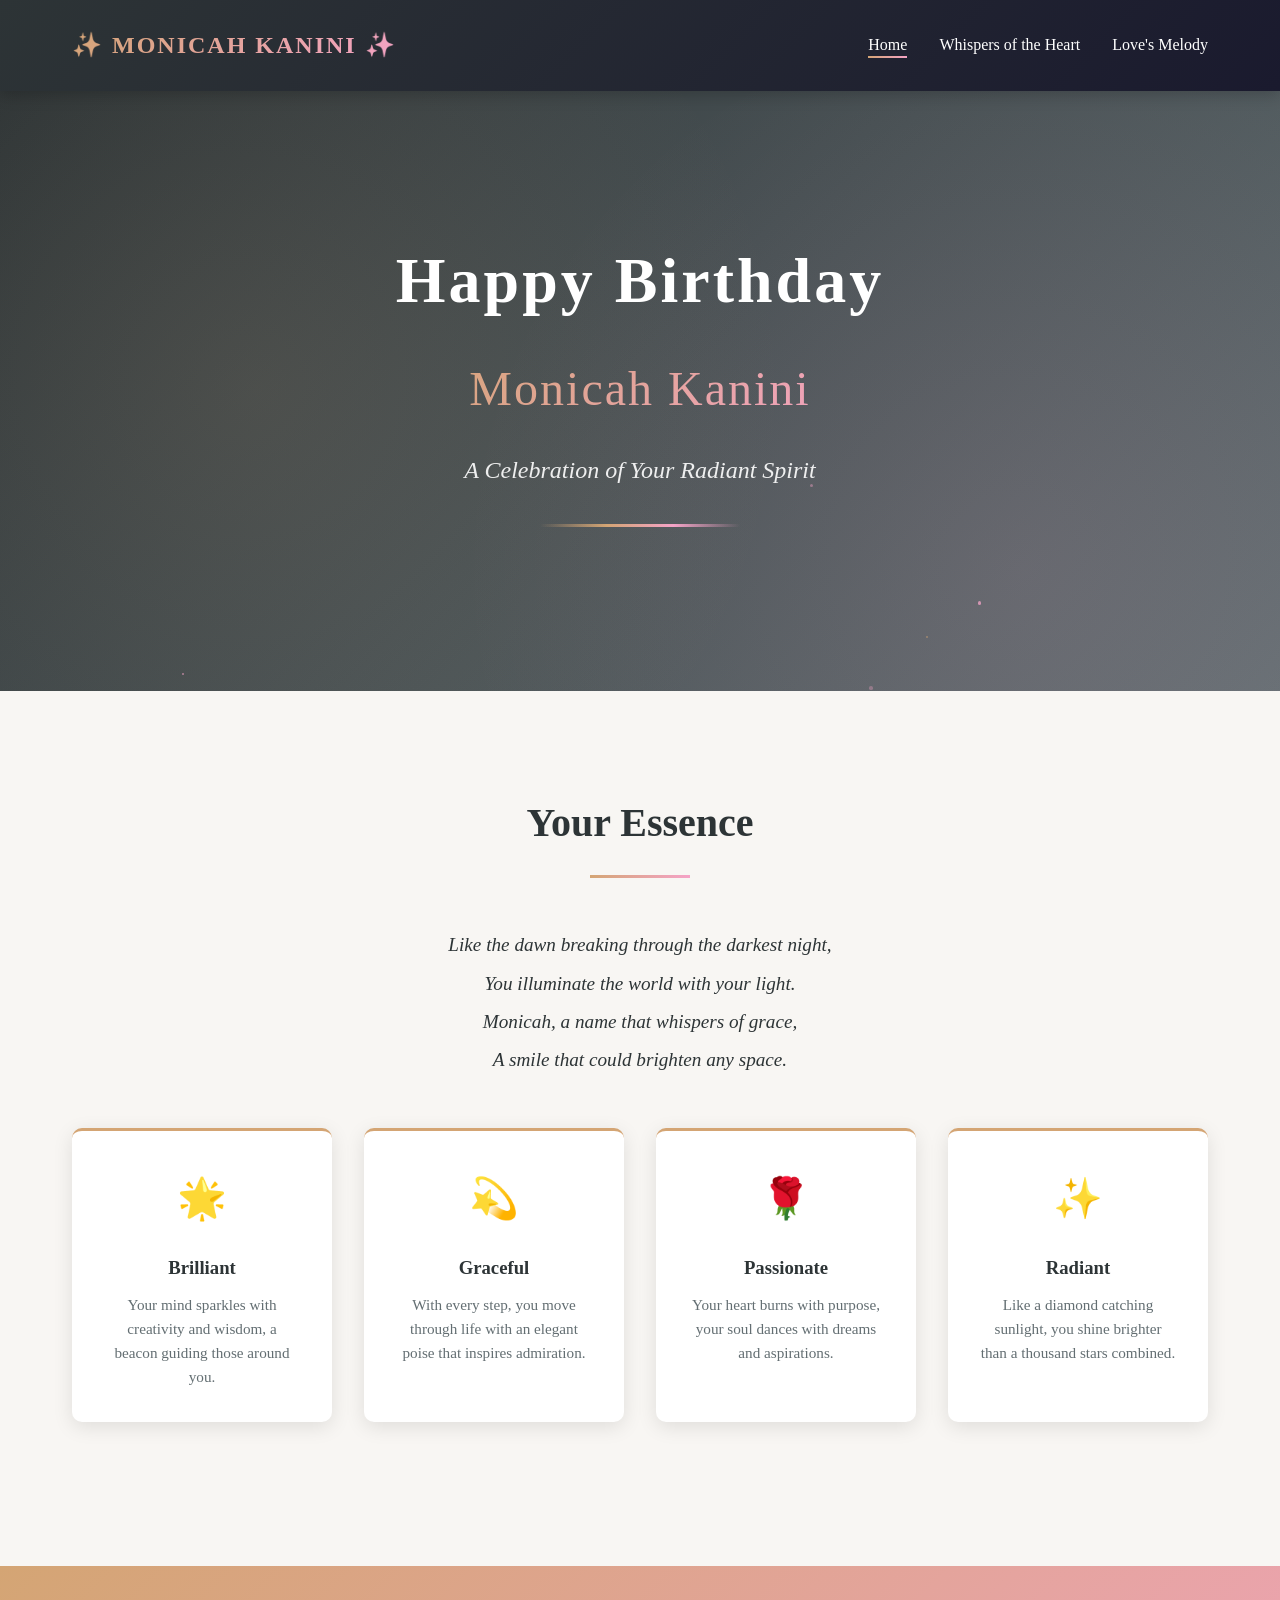
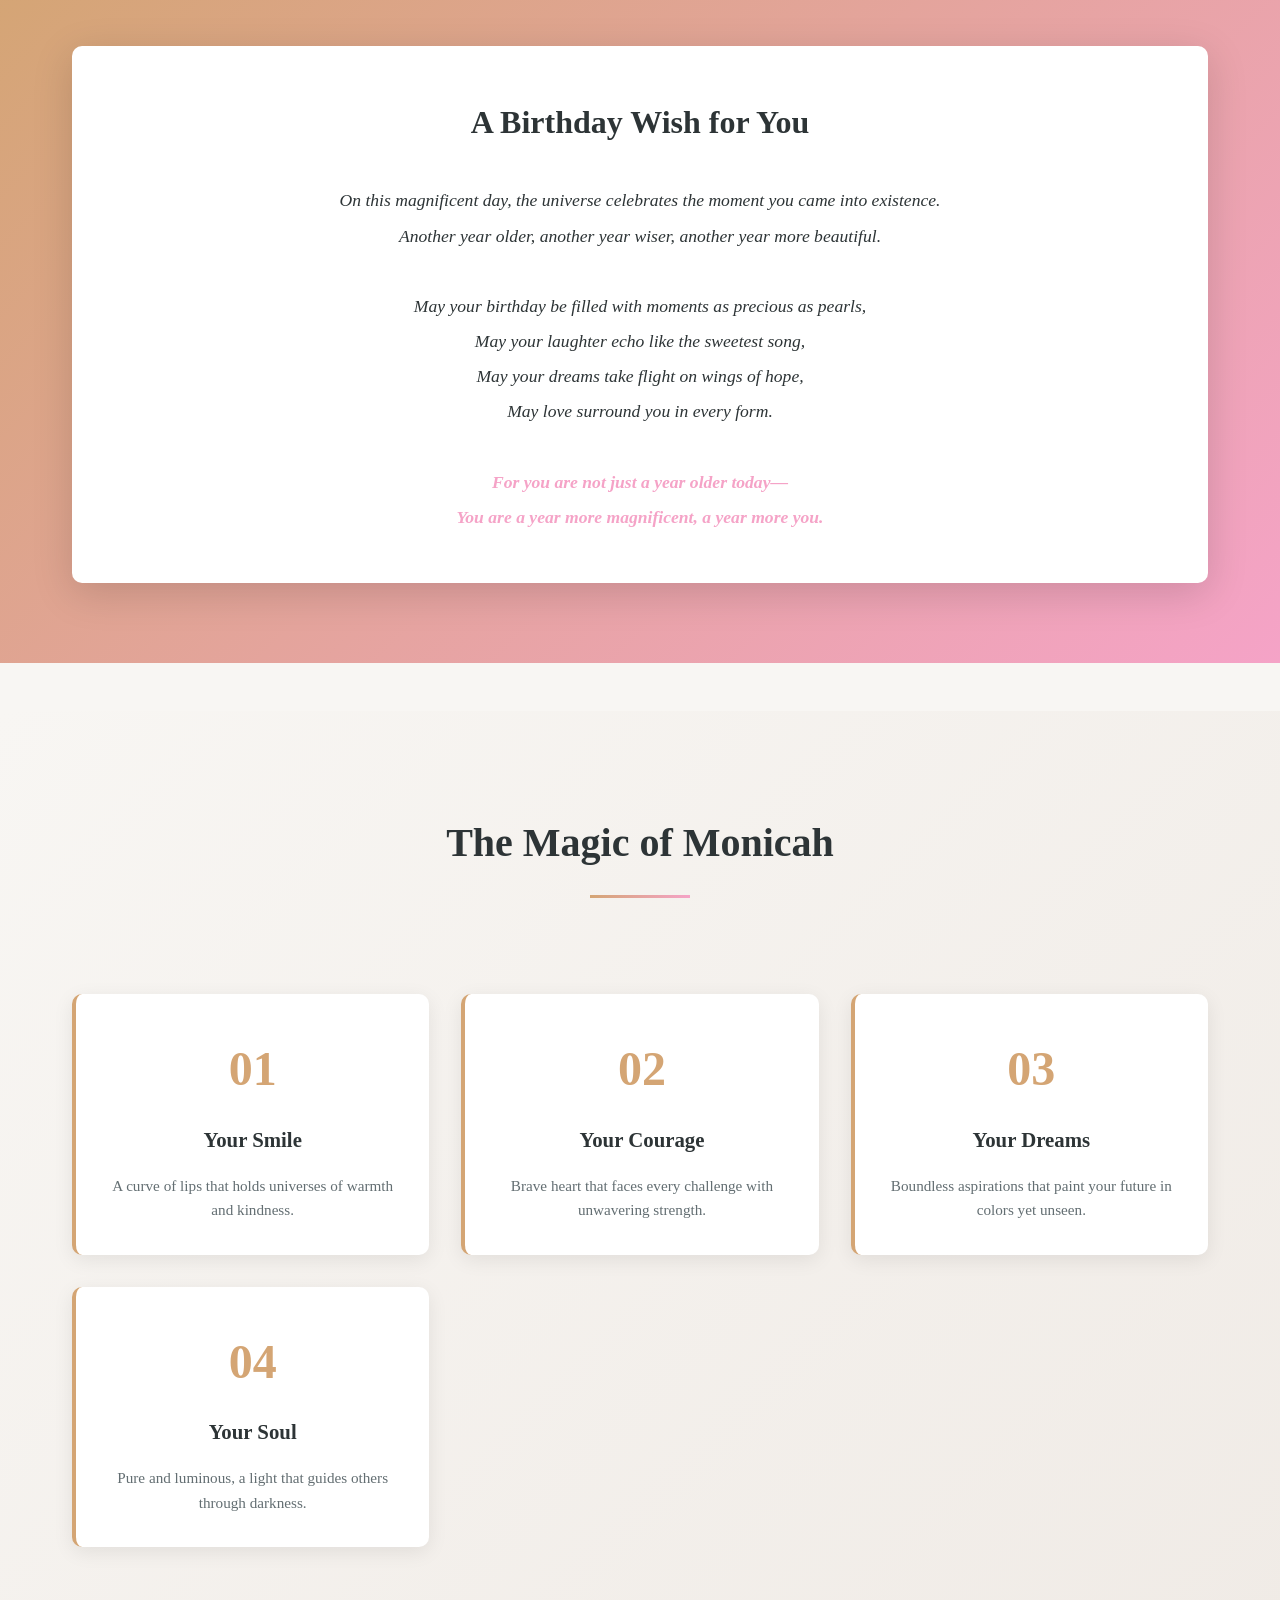
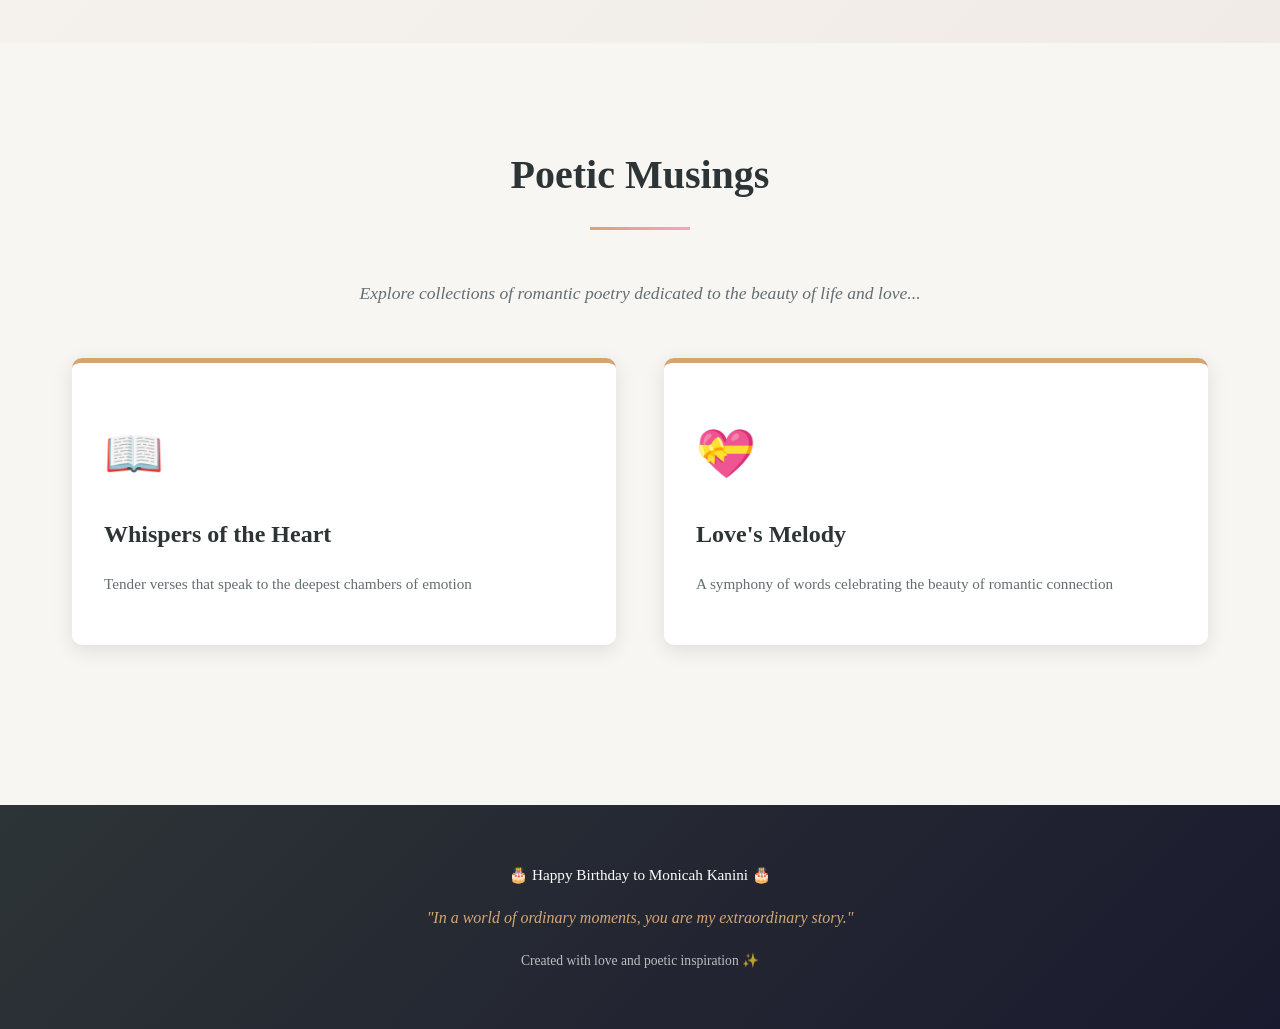
<file: index.html>
<!DOCTYPE html>
<html lang="en">
<head>
    <meta charset="UTF-8">
    <meta name="viewport" content="width=device-width, initial-scale=1.0">
    <title>Monicah Kanini - A Celebration</title>
    <link rel="stylesheet" href="styles.css">
</head>
<body>
    <nav class="navbar">
        <div class="nav-container">
            <h1 class="logo">✨ MONICAH KANINI ✨</h1>
            <ul class="nav-menu">
                <li><a href="index.html" class="active">Home</a></li>
                <li><a href="poetry1.html">Whispers of the Heart</a></li>
                <li><a href="poetry2.html">Love's Melody</a></li>
            </ul>
        </div>
    </nav>

    <section class="hero">
        <div class="stars"></div>
        <div class="stars"></div>
        <div class="stars"></div>
        <div class="hero-content">
            <h1 class="title-main">Happy Birthday</h1>
            <h2 class="title-sub">Monicah Kanini</h2>
            <p class="subtitle">A Celebration of Your Radiant Spirit</p>
            <div class="decorative-line"></div>
        </div>
    </section>

    <section class="about-section">
        <div class="container">
            <h2 class="section-title">Your Essence</h2>
            <div class="about-content">
                <p class="poetic-text">
                    Like the dawn breaking through the darkest night,<br>
                    You illuminate the world with your light.<br>
                    Monicah, a name that whispers of grace,<br>
                    A smile that could brighten any space.
                </p>
                <div class="qualities">
                    <div class="quality-card">
                        <span class="emoji">🌟</span>
                        <h3>Brilliant</h3>
                        <p>Your mind sparkles with creativity and wisdom, a beacon guiding those around you.</p>
                    </div>
                    <div class="quality-card">
                        <span class="emoji">💫</span>
                        <h3>Graceful</h3>
                        <p>With every step, you move through life with an elegant poise that inspires admiration.</p>
                    </div>
                    <div class="quality-card">
                        <span class="emoji">🌹</span>
                        <h3>Passionate</h3>
                        <p>Your heart burns with purpose, your soul dances with dreams and aspirations.</p>
                    </div>
                    <div class="quality-card">
                        <span class="emoji">✨</span>
                        <h3>Radiant</h3>
                        <p>Like a diamond catching sunlight, you shine brighter than a thousand stars combined.</p>
                    </div>
                </div>
            </div>
        </div>
    </section>

    <section class="birthday-message">
        <div class="container">
            <div class="message-box">
                <h2>A Birthday Wish for You</h2>
                <p>
                    On this magnificent day, the universe celebrates the moment you came into existence.<br>
                    Another year older, another year wiser, another year more beautiful.<br><br>
                    May your birthday be filled with moments as precious as pearls,<br>
                    May your laughter echo like the sweetest song,<br>
                    May your dreams take flight on wings of hope,<br>
                    May love surround you in every form.<br><br>
                    <em>For you are not just a year older today—<br>
                    You are a year more magnificent, a year more you.</em>
                </p>
            </div>
        </div>
    </section>

    <section class="memories-section">
        <div class="container">
            <h2 class="section-title">The Magic of Monicah</h2>
            <div class="magic-grid">
                <div class="magic-item">
                    <span class="magic-number">01</span>
                    <h3>Your Smile</h3>
                    <p>A curve of lips that holds universes of warmth and kindness.</p>
                </div>
                <div class="magic-item">
                    <span class="magic-number">02</span>
                    <h3>Your Courage</h3>
                    <p>Brave heart that faces every challenge with unwavering strength.</p>
                </div>
                <div class="magic-item">
                    <span class="magic-number">03</span>
                    <h3>Your Dreams</h3>
                    <p>Boundless aspirations that paint your future in colors yet unseen.</p>
                </div>
                <div class="magic-item">
                    <span class="magic-number">04</span>
                    <h3>Your Soul</h3>
                    <p>Pure and luminous, a light that guides others through darkness.</p>
                </div>
            </div>
        </div>
    </section>

    <section class="poetry-preview">
        <div class="container">
            <h2 class="section-title">Poetic Musings</h2>
            <p class="preview-intro">Explore collections of romantic poetry dedicated to the beauty of life and love...</p>
            <div class="poetry-nav">
                <a href="poetry1.html" class="poetry-link">
                    <span class="poetry-icon">📖</span>
                    <h3>Whispers of the Heart</h3>
                    <p>Tender verses that speak to the deepest chambers of emotion</p>
                </a>
                <a href="poetry2.html" class="poetry-link">
                    <span class="poetry-icon">💝</span>
                    <h3>Love's Melody</h3>
                    <p>A symphony of words celebrating the beauty of romantic connection</p>
                </a>
            </div>
        </div>
    </section>

    <footer>
        <div class="container">
            <p>🎂 Happy Birthday to Monicah Kanini 🎂</p>
            <p class="footer-quote">"In a world of ordinary moments, you are my extraordinary story."</p>
            <p class="footer-credit">Created with love and poetic inspiration ✨</p>
        </div>
    </footer>

    <script src="script.js"></script>
</body>
</html>
</file>
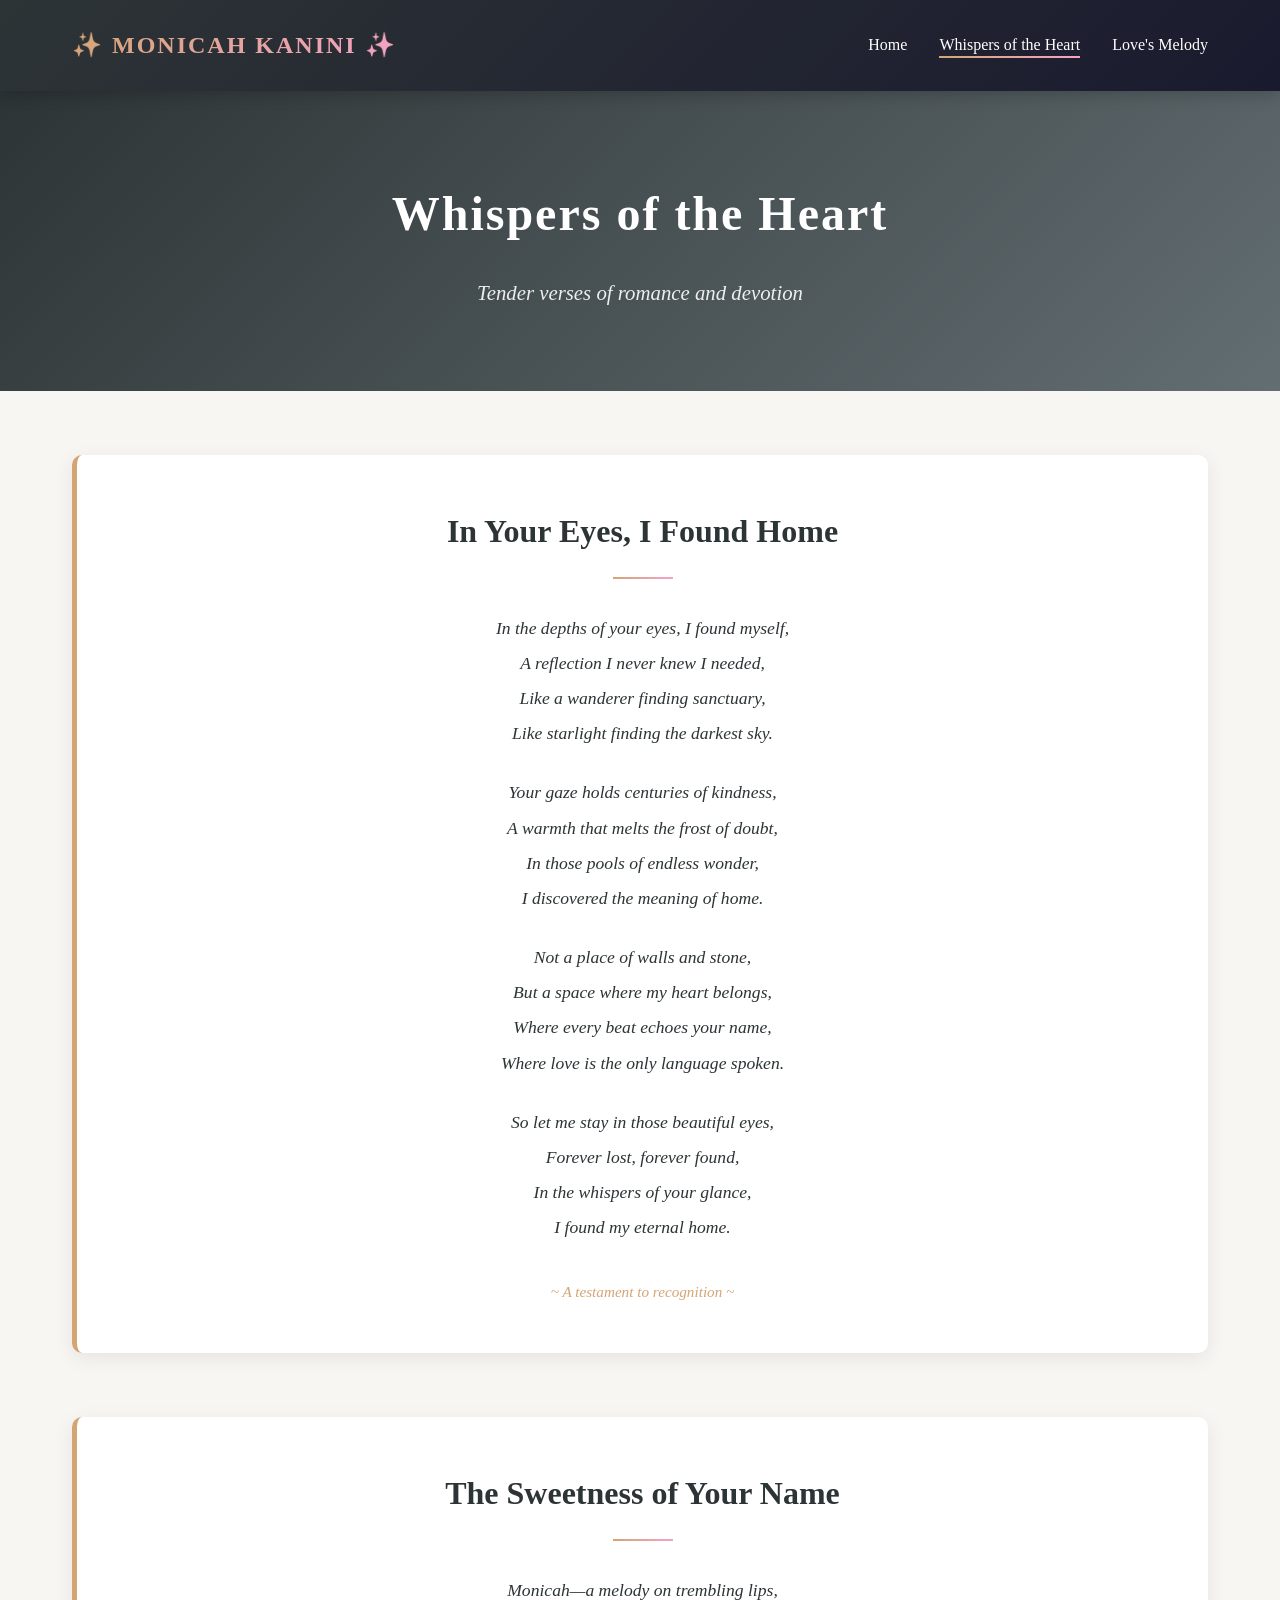
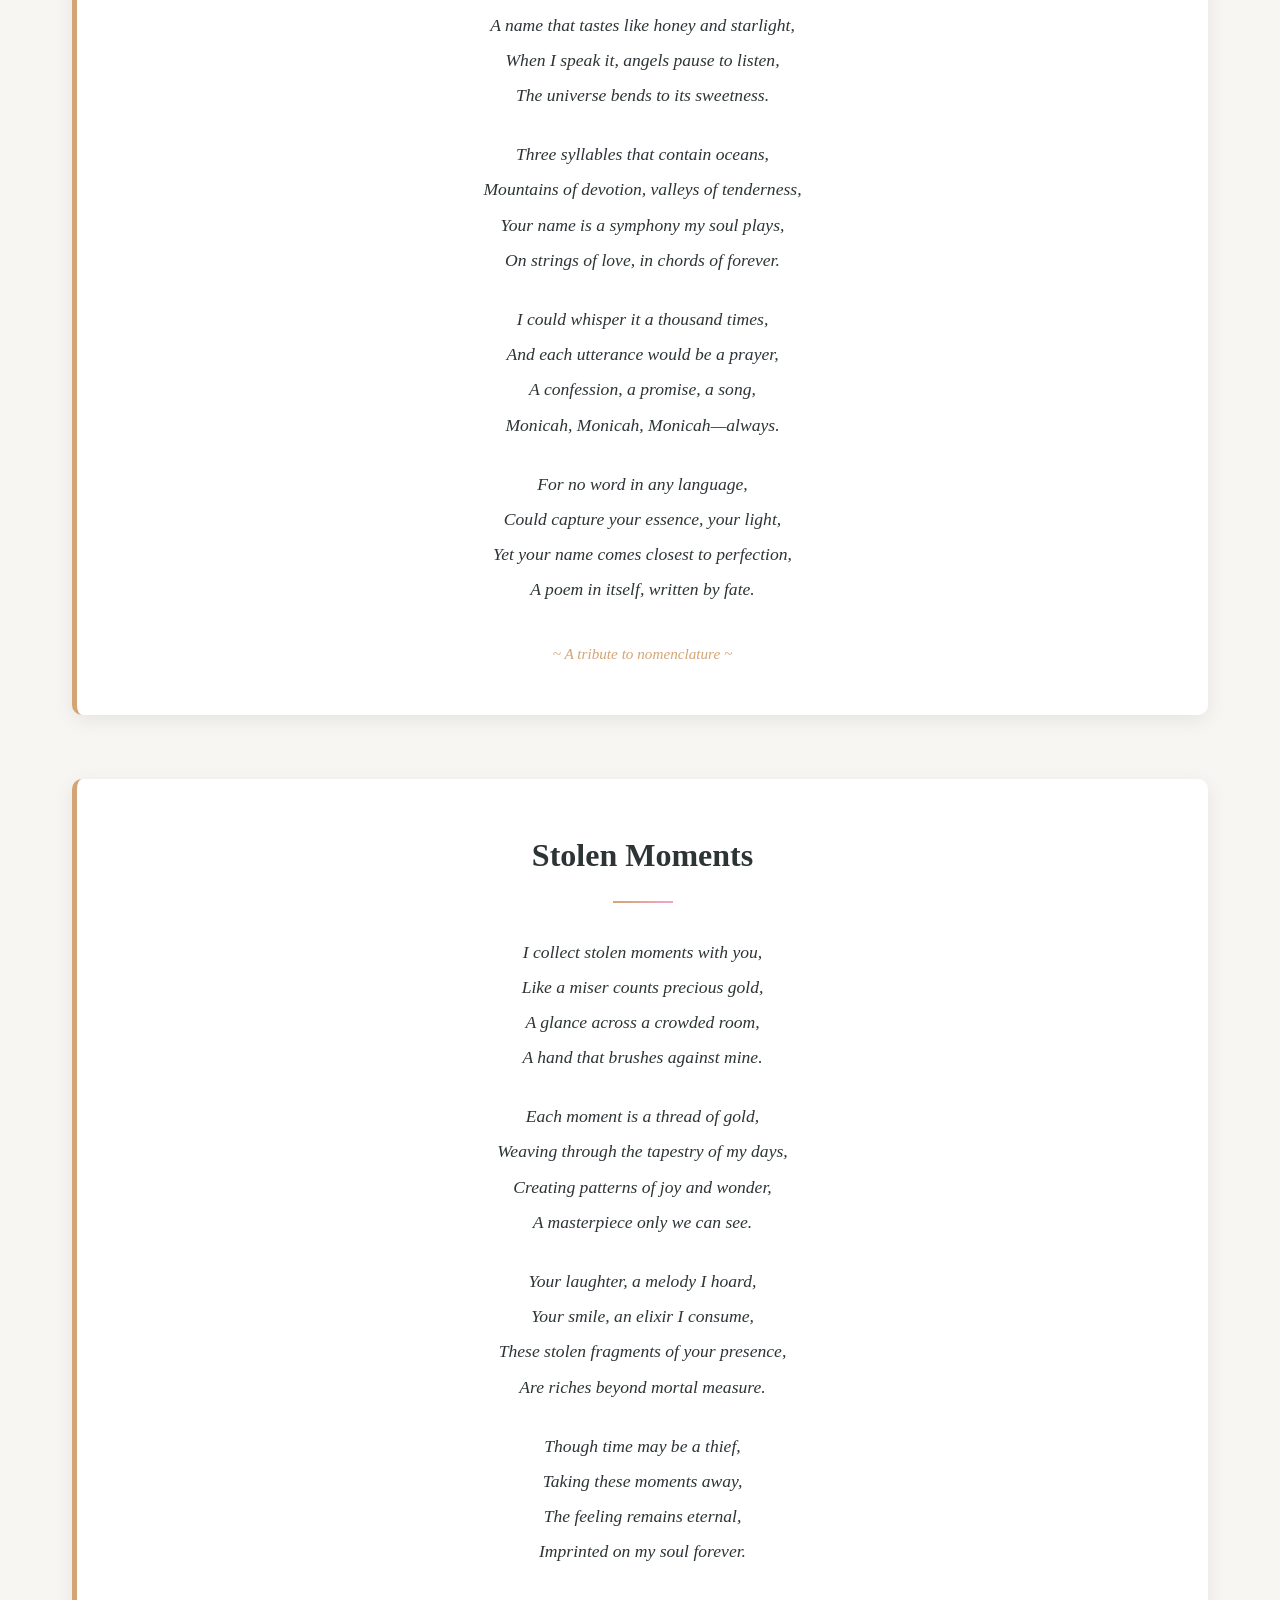
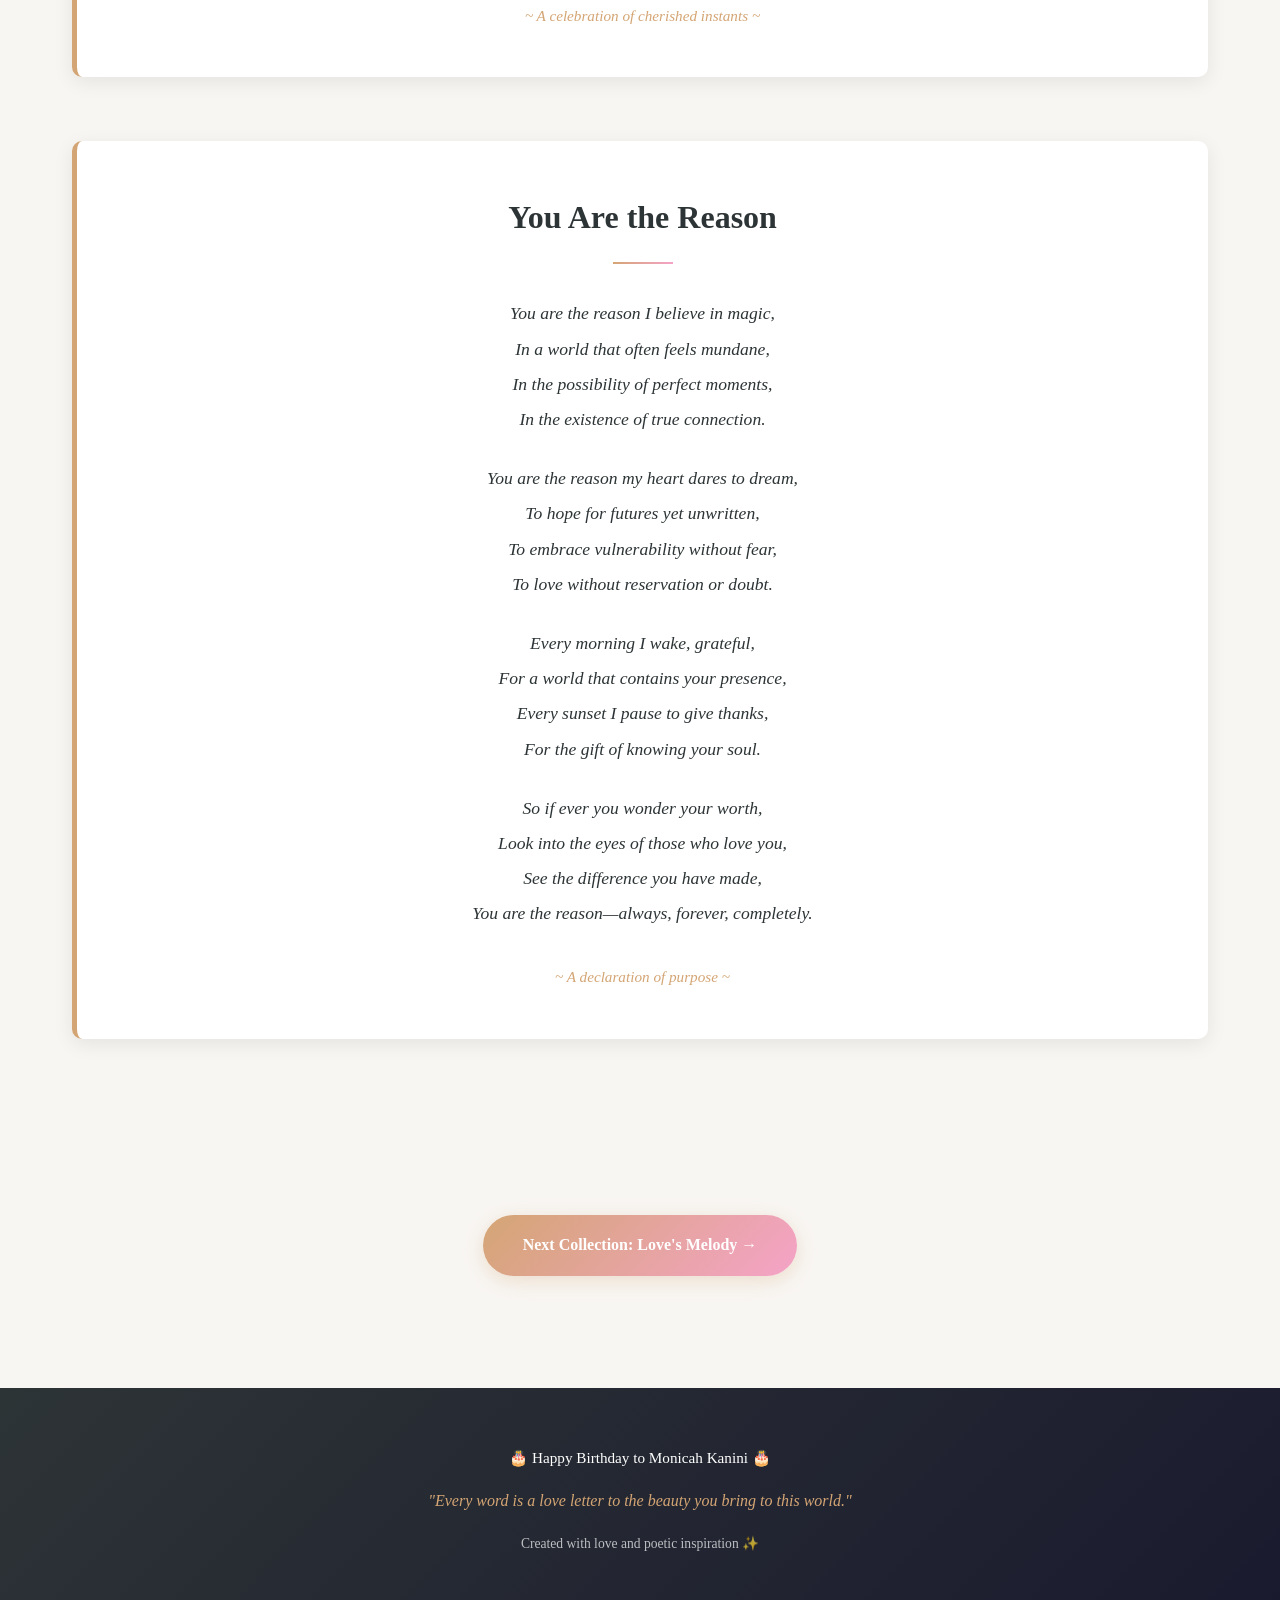
<file: poetry1.html>
<!DOCTYPE html>
<html lang="en">
<head>
    <meta charset="UTF-8">
    <meta name="viewport" content="width=device-width, initial-scale=1.0">
    <title>Whispers of the Heart - Poetry</title>
    <link rel="stylesheet" href="styles.css">
</head>
<body>
    <nav class="navbar">
        <div class="nav-container">
            <h1 class="logo">✨ MONICAH KANINI ✨</h1>
            <ul class="nav-menu">
                <li><a href="index.html">Home</a></li>
                <li><a href="poetry1.html" class="active">Whispers of the Heart</a></li>
                <li><a href="poetry2.html">Love's Melody</a></li>
            </ul>
        </div>
    </nav>

    <section class="poetry-header">
        <div class="container">
            <h1>Whispers of the Heart</h1>
            <p class="header-subtitle">Tender verses of romance and devotion</p>
        </div>
    </section>

    <section class="poems-section">
        <div class="container">
            
            <article class="poem">
                <h2 class="poem-title">In Your Eyes, I Found Home</h2>
                <div class="poem-text">
                    <p>
                        In the depths of your eyes, I found myself,<br>
                        A reflection I never knew I needed,<br>
                        Like a wanderer finding sanctuary,<br>
                        Like starlight finding the darkest sky.<br>
                    </p>
                    <p>
                        Your gaze holds centuries of kindness,<br>
                        A warmth that melts the frost of doubt,<br>
                        In those pools of endless wonder,<br>
                        I discovered the meaning of home.<br>
                    </p>
                    <p>
                        Not a place of walls and stone,<br>
                        But a space where my heart belongs,<br>
                        Where every beat echoes your name,<br>
                        Where love is the only language spoken.<br>
                    </p>
                    <p>
                        So let me stay in those beautiful eyes,<br>
                        Forever lost, forever found,<br>
                        In the whispers of your glance,<br>
                        I found my eternal home.
                    </p>
                </div>
                <p class="poem-date">~ A testament to recognition ~</p>
            </article>

            <article class="poem">
                <h2 class="poem-title">The Sweetness of Your Name</h2>
                <div class="poem-text">
                    <p>
                        Monicah—a melody on trembling lips,<br>
                        A name that tastes like honey and starlight,<br>
                        When I speak it, angels pause to listen,<br>
                        The universe bends to its sweetness.<br>
                    </p>
                    <p>
                        Three syllables that contain oceans,<br>
                        Mountains of devotion, valleys of tenderness,<br>
                        Your name is a symphony my soul plays,<br>
                        On strings of love, in chords of forever.<br>
                    </p>
                    <p>
                        I could whisper it a thousand times,<br>
                        And each utterance would be a prayer,<br>
                        A confession, a promise, a song,<br>
                        Monicah, Monicah, Monicah—always.<br>
                    </p>
                    <p>
                        For no word in any language,<br>
                        Could capture your essence, your light,<br>
                        Yet your name comes closest to perfection,<br>
                        A poem in itself, written by fate.
                    </p>
                </div>
                <p class="poem-date">~ A tribute to nomenclature ~</p>
            </article>

            <article class="poem">
                <h2 class="poem-title">Stolen Moments</h2>
                <div class="poem-text">
                    <p>
                        I collect stolen moments with you,<br>
                        Like a miser counts precious gold,<br>
                        A glance across a crowded room,<br>
                        A hand that brushes against mine.<br>
                    </p>
                    <p>
                        Each moment is a thread of gold,<br>
                        Weaving through the tapestry of my days,<br>
                        Creating patterns of joy and wonder,<br>
                        A masterpiece only we can see.<br>
                    </p>
                    <p>
                        Your laughter, a melody I hoard,<br>
                        Your smile, an elixir I consume,<br>
                        These stolen fragments of your presence,<br>
                        Are riches beyond mortal measure.<br>
                    </p>
                    <p>
                        Though time may be a thief,<br>
                        Taking these moments away,<br>
                        The feeling remains eternal,<br>
                        Imprinted on my soul forever.
                    </p>
                </div>
                <p class="poem-date">~ A celebration of cherished instants ~</p>
            </article>

            <article class="poem">
                <h2 class="poem-title">You Are the Reason</h2>
                <div class="poem-text">
                    <p>
                        You are the reason I believe in magic,<br>
                        In a world that often feels mundane,<br>
                        In the possibility of perfect moments,<br>
                        In the existence of true connection.<br>
                    </p>
                    <p>
                        You are the reason my heart dares to dream,<br>
                        To hope for futures yet unwritten,<br>
                        To embrace vulnerability without fear,<br>
                        To love without reservation or doubt.<br>
                    </p>
                    <p>
                        Every morning I wake, grateful,<br>
                        For a world that contains your presence,<br>
                        Every sunset I pause to give thanks,<br>
                        For the gift of knowing your soul.<br>
                    </p>
                    <p>
                        So if ever you wonder your worth,<br>
                        Look into the eyes of those who love you,<br>
                        See the difference you have made,<br>
                        You are the reason—always, forever, completely.
                    </p>
                </div>
                <p class="poem-date">~ A declaration of purpose ~</p>
            </article>

        </div>
    </section>

    <section class="poetry-footer-nav">
        <div class="container">
            <a href="poetry2.html" class="nav-button">Next Collection: Love's Melody →</a>
        </div>
    </section>

    <footer>
        <div class="container">
            <p>🎂 Happy Birthday to Monicah Kanini 🎂</p>
            <p class="footer-quote">"Every word is a love letter to the beauty you bring to this world."</p>
            <p class="footer-credit">Created with love and poetic inspiration ✨</p>
        </div>
    </footer>

    <script src="script.js"></script>
</body>
</html>
</file>
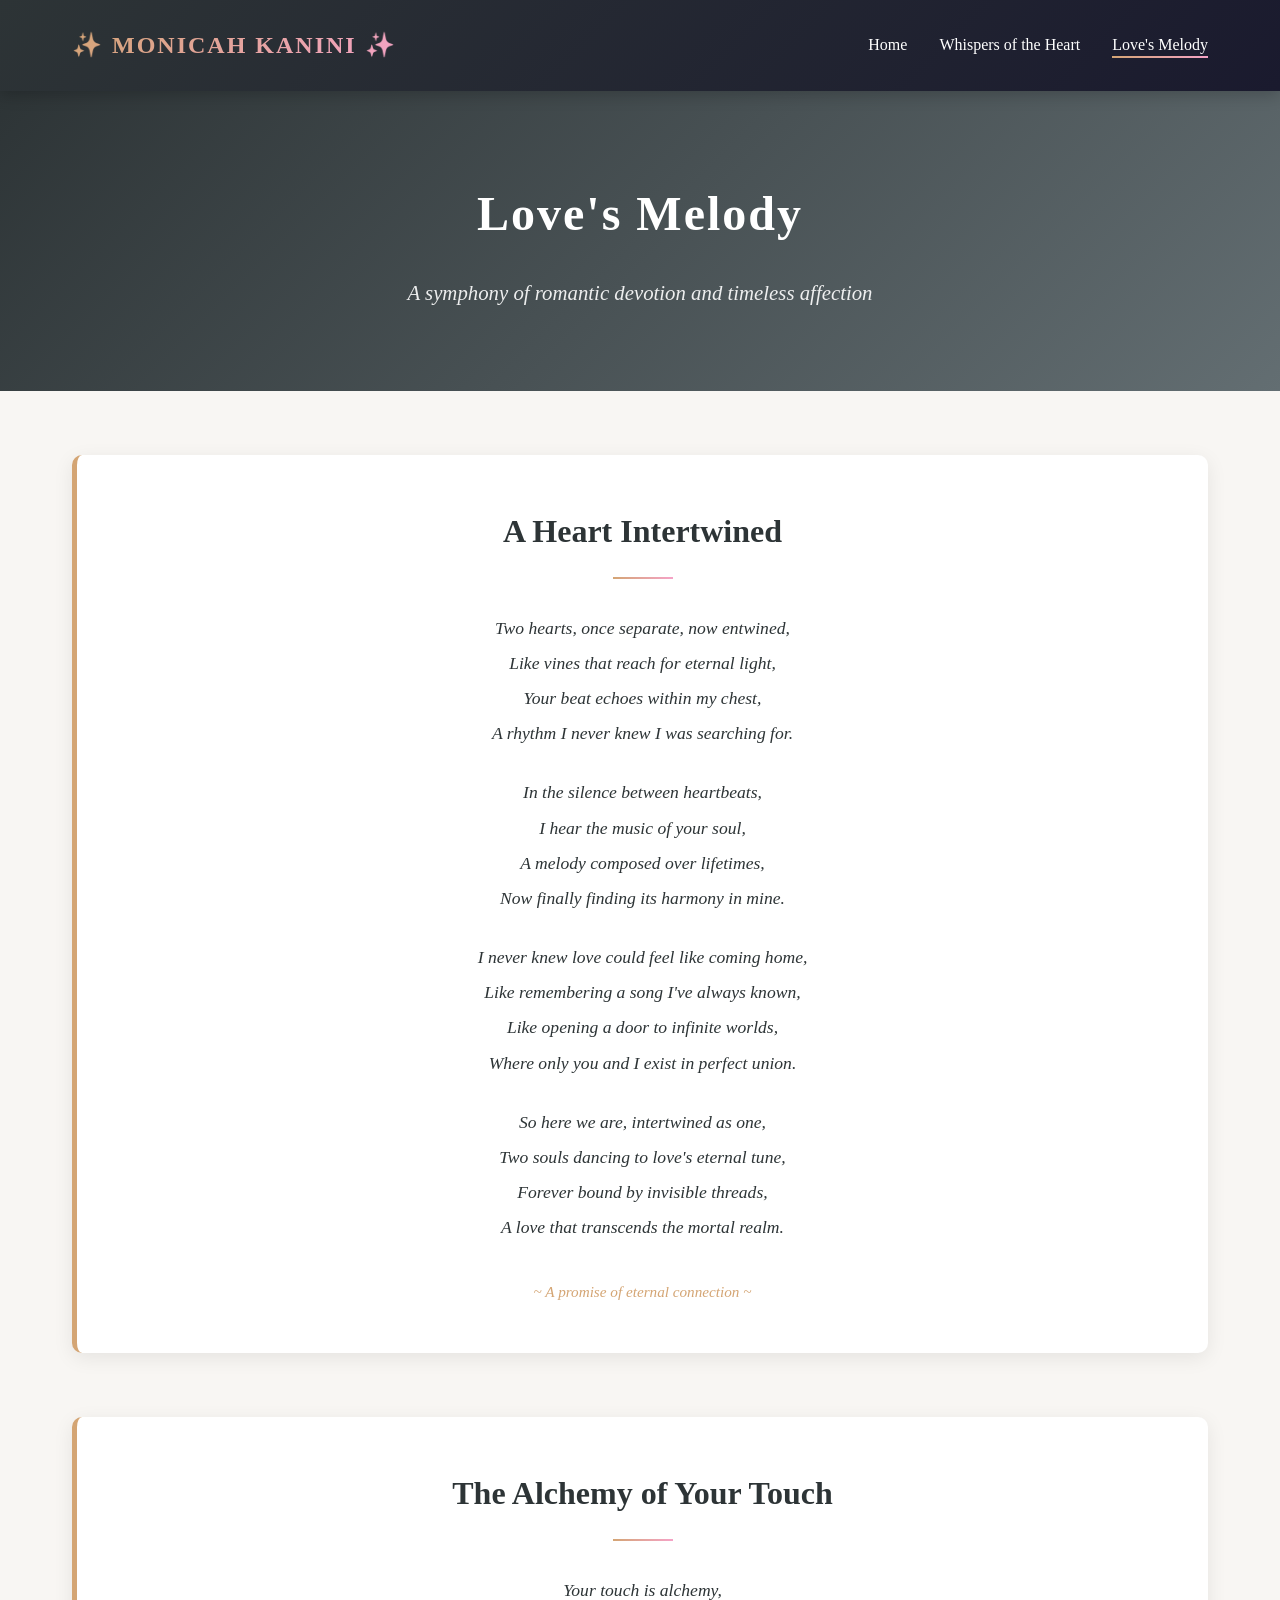
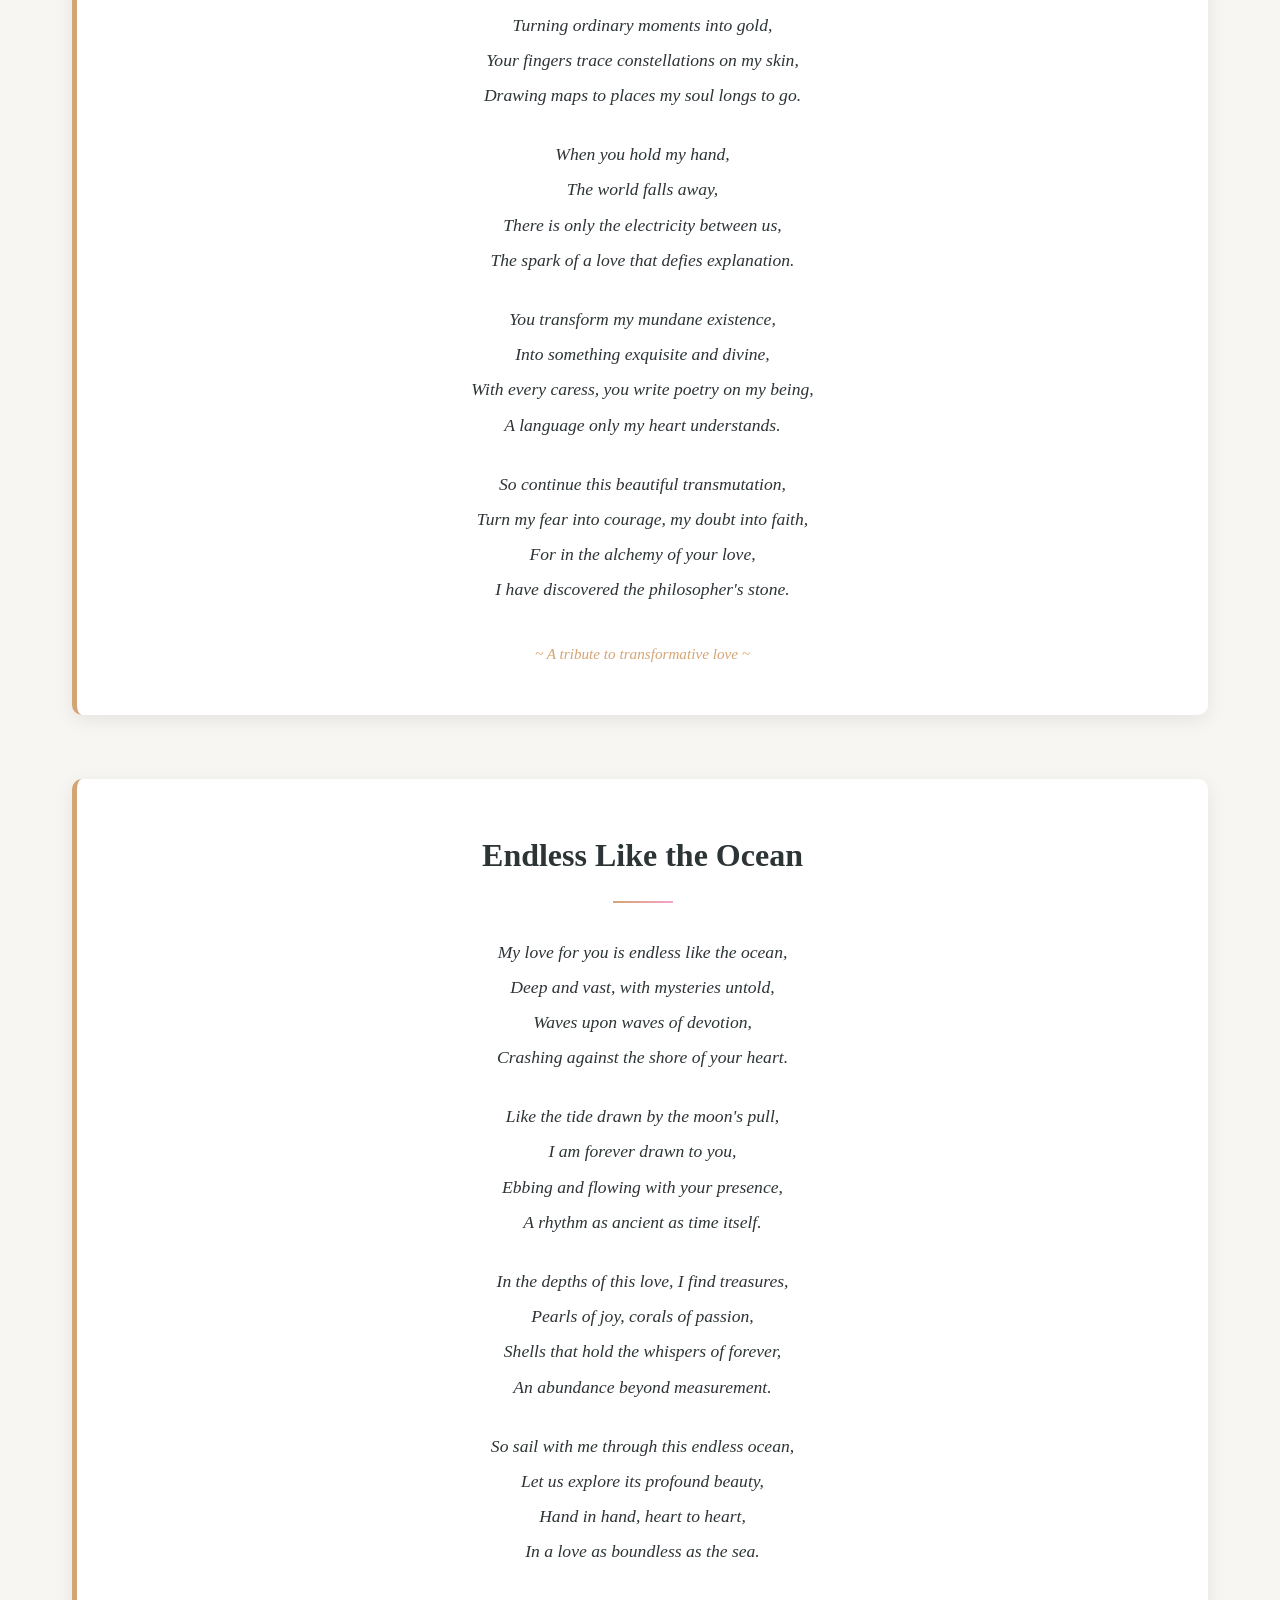
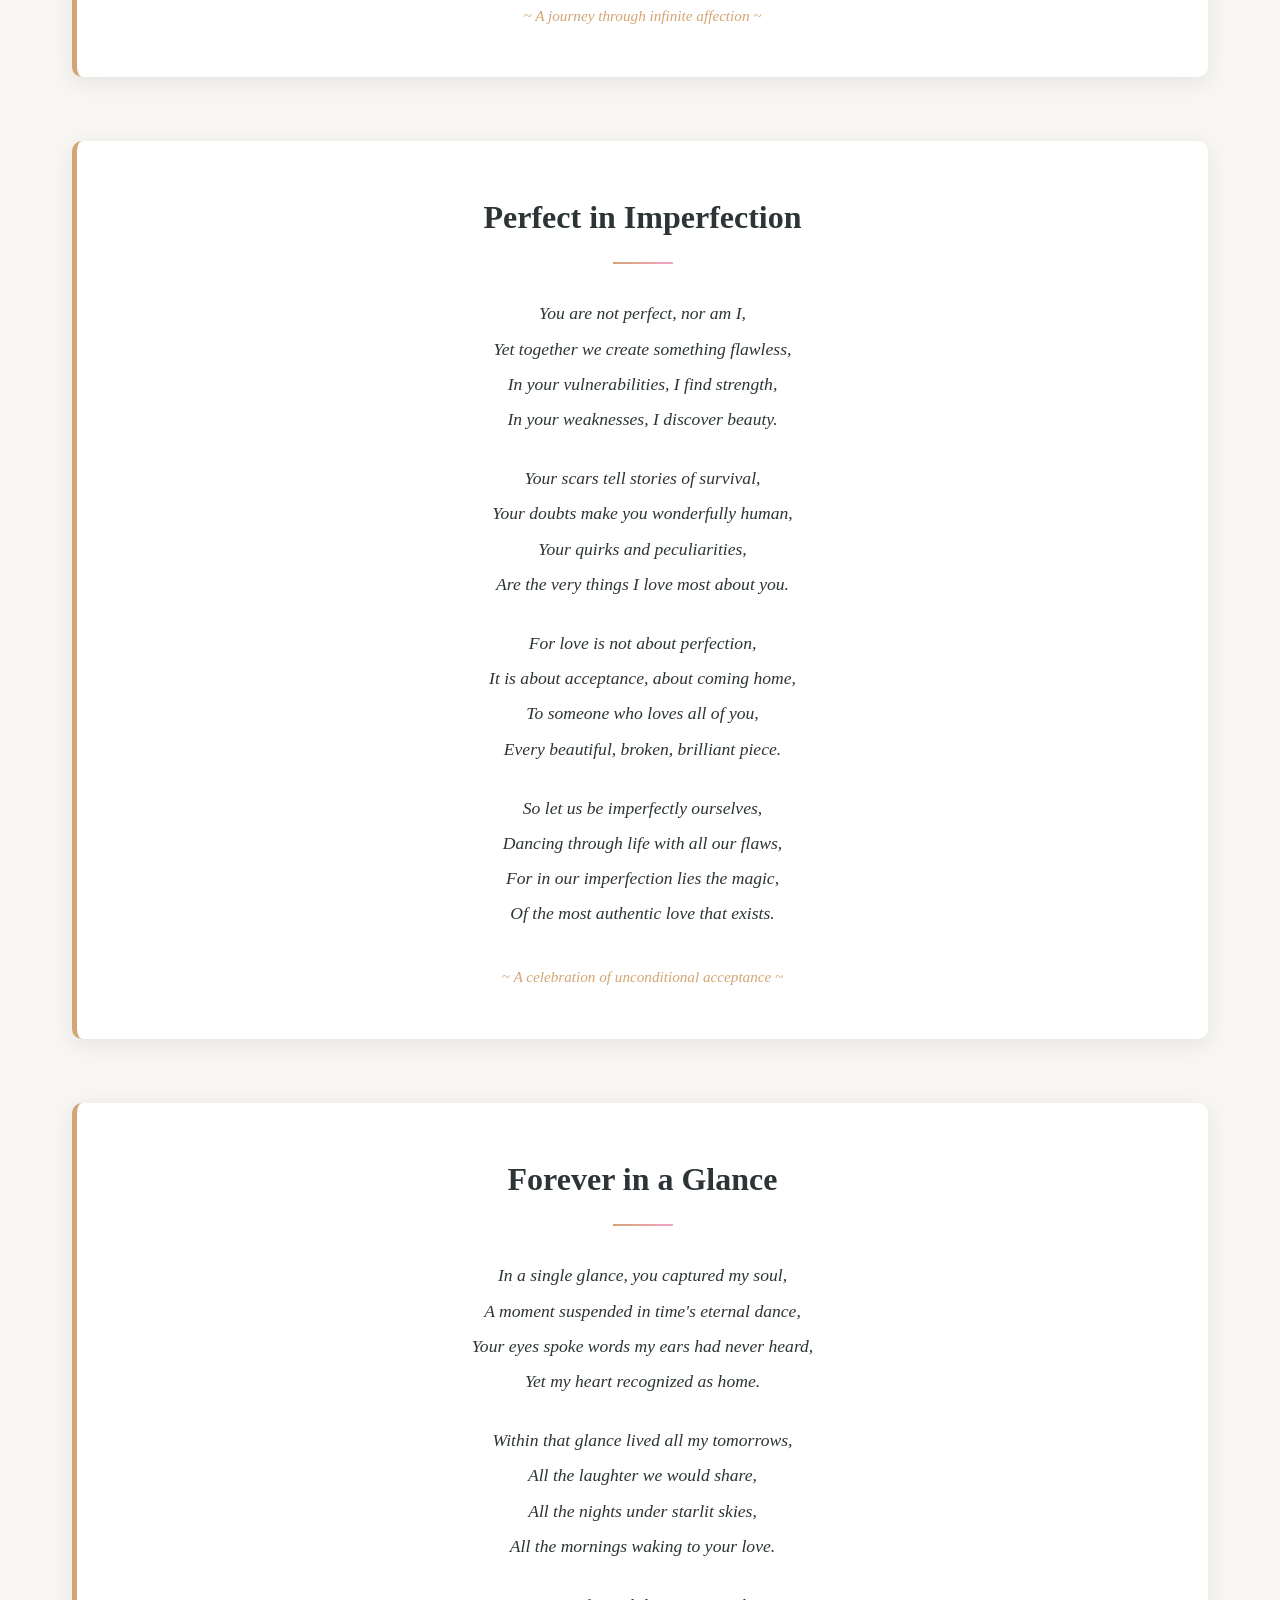
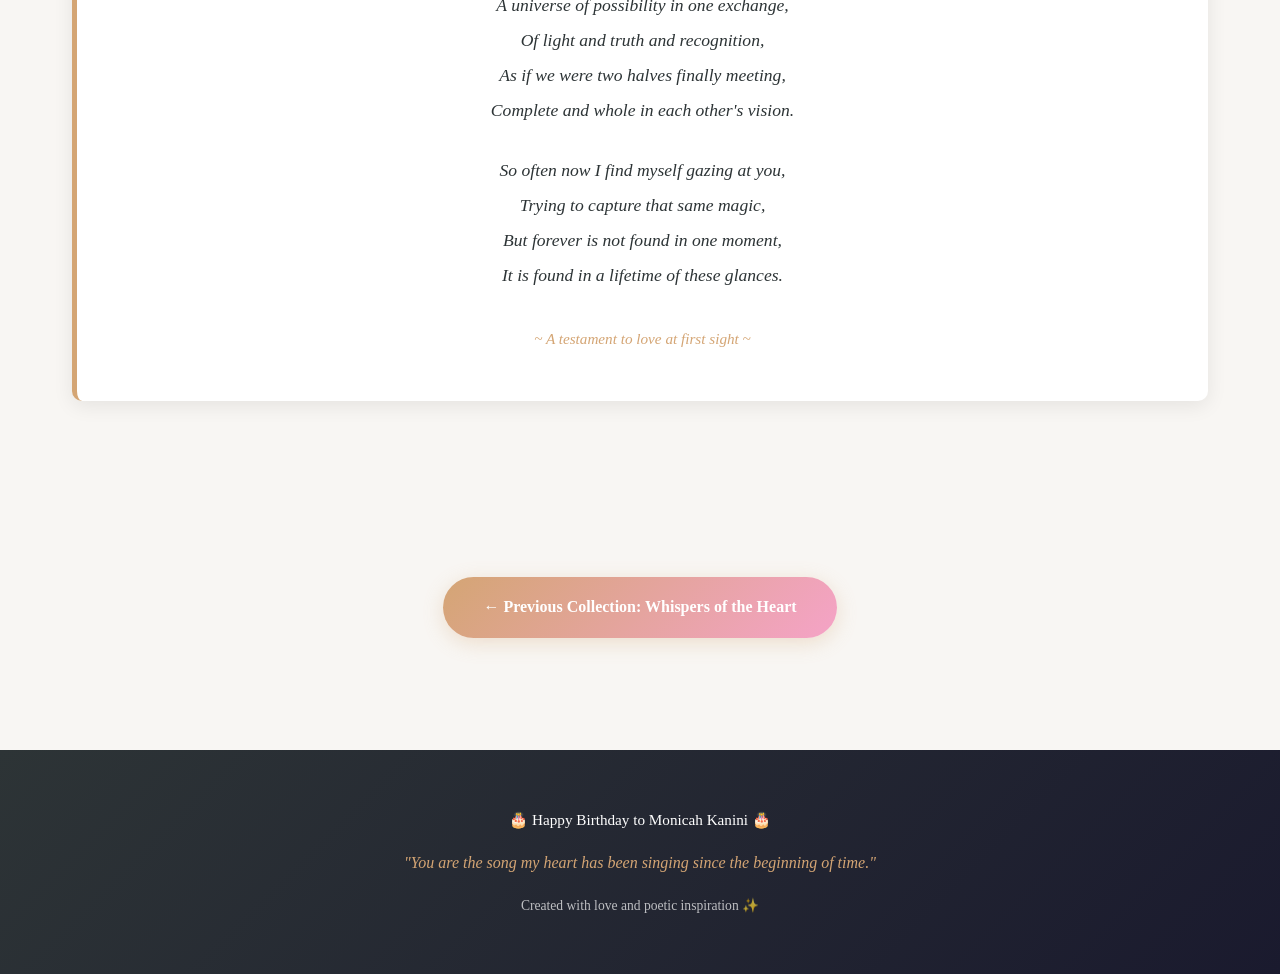
<file: poetry2.html>
<!DOCTYPE html>
<html lang="en">
<head>
    <meta charset="UTF-8">
    <meta name="viewport" content="width=device-width, initial-scale=1.0">
    <title>Love's Melody - Poetry</title>
    <link rel="stylesheet" href="styles.css">
</head>
<body>
    <nav class="navbar">
        <div class="nav-container">
            <h1 class="logo">✨ MONICAH KANINI ✨</h1>
            <ul class="nav-menu">
                <li><a href="index.html">Home</a></li>
                <li><a href="poetry1.html">Whispers of the Heart</a></li>
                <li><a href="poetry2.html" class="active">Love's Melody</a></li>
            </ul>
        </div>
    </nav>

    <section class="poetry-header">
        <div class="container">
            <h1>Love's Melody</h1>
            <p class="header-subtitle">A symphony of romantic devotion and timeless affection</p>
        </div>
    </section>

    <section class="poems-section">
        <div class="container">

            <article class="poem">
                <h2 class="poem-title">A Heart Intertwined</h2>
                <div class="poem-text">
                    <p>
                        Two hearts, once separate, now entwined,<br>
                        Like vines that reach for eternal light,<br>
                        Your beat echoes within my chest,<br>
                        A rhythm I never knew I was searching for.<br>
                    </p>
                    <p>
                        In the silence between heartbeats,<br>
                        I hear the music of your soul,<br>
                        A melody composed over lifetimes,<br>
                        Now finally finding its harmony in mine.<br>
                    </p>
                    <p>
                        I never knew love could feel like coming home,<br>
                        Like remembering a song I've always known,<br>
                        Like opening a door to infinite worlds,<br>
                        Where only you and I exist in perfect union.<br>
                    </p>
                    <p>
                        So here we are, intertwined as one,<br>
                        Two souls dancing to love's eternal tune,<br>
                        Forever bound by invisible threads,<br>
                        A love that transcends the mortal realm.
                    </p>
                </div>
                <p class="poem-date">~ A promise of eternal connection ~</p>
            </article>

            <article class="poem">
                <h2 class="poem-title">The Alchemy of Your Touch</h2>
                <div class="poem-text">
                    <p>
                        Your touch is alchemy,<br>
                        Turning ordinary moments into gold,<br>
                        Your fingers trace constellations on my skin,<br>
                        Drawing maps to places my soul longs to go.<br>
                    </p>
                    <p>
                        When you hold my hand,<br>
                        The world falls away,<br>
                        There is only the electricity between us,<br>
                        The spark of a love that defies explanation.<br>
                    </p>
                    <p>
                        You transform my mundane existence,<br>
                        Into something exquisite and divine,<br>
                        With every caress, you write poetry on my being,<br>
                        A language only my heart understands.<br>
                    </p>
                    <p>
                        So continue this beautiful transmutation,<br>
                        Turn my fear into courage, my doubt into faith,<br>
                        For in the alchemy of your love,<br>
                        I have discovered the philosopher's stone.
                    </p>
                </div>
                <p class="poem-date">~ A tribute to transformative love ~</p>
            </article>

            <article class="poem">
                <h2 class="poem-title">Endless Like the Ocean</h2>
                <div class="poem-text">
                    <p>
                        My love for you is endless like the ocean,<br>
                        Deep and vast, with mysteries untold,<br>
                        Waves upon waves of devotion,<br>
                        Crashing against the shore of your heart.<br>
                    </p>
                    <p>
                        Like the tide drawn by the moon's pull,<br>
                        I am forever drawn to you,<br>
                        Ebbing and flowing with your presence,<br>
                        A rhythm as ancient as time itself.<br>
                    </p>
                    <p>
                        In the depths of this love, I find treasures,<br>
                        Pearls of joy, corals of passion,<br>
                        Shells that hold the whispers of forever,<br>
                        An abundance beyond measurement.<br>
                    </p>
                    <p>
                        So sail with me through this endless ocean,<br>
                        Let us explore its profound beauty,<br>
                        Hand in hand, heart to heart,<br>
                        In a love as boundless as the sea.
                    </p>
                </div>
                <p class="poem-date">~ A journey through infinite affection ~</p>
            </article>

            <article class="poem">
                <h2 class="poem-title">Perfect in Imperfection</h2>
                <div class="poem-text">
                    <p>
                        You are not perfect, nor am I,<br>
                        Yet together we create something flawless,<br>
                        In your vulnerabilities, I find strength,<br>
                        In your weaknesses, I discover beauty.<br>
                    </p>
                    <p>
                        Your scars tell stories of survival,<br>
                        Your doubts make you wonderfully human,<br>
                        Your quirks and peculiarities,<br>
                        Are the very things I love most about you.<br>
                    </p>
                    <p>
                        For love is not about perfection,<br>
                        It is about acceptance, about coming home,<br>
                        To someone who loves all of you,<br>
                        Every beautiful, broken, brilliant piece.<br>
                    </p>
                    <p>
                        So let us be imperfectly ourselves,<br>
                        Dancing through life with all our flaws,<br>
                        For in our imperfection lies the magic,<br>
                        Of the most authentic love that exists.
                    </p>
                </div>
                <p class="poem-date">~ A celebration of unconditional acceptance ~</p>
            </article>

            <article class="poem">
                <h2 class="poem-title">Forever in a Glance</h2>
                <div class="poem-text">
                    <p>
                        In a single glance, you captured my soul,<br>
                        A moment suspended in time's eternal dance,<br>
                        Your eyes spoke words my ears had never heard,<br>
                        Yet my heart recognized as home.<br>
                    </p>
                    <p>
                        Within that glance lived all my tomorrows,<br>
                        All the laughter we would share,<br>
                        All the nights under starlit skies,<br>
                        All the mornings waking to your love.<br>
                    </p>
                    <p>
                        A universe of possibility in one exchange,<br>
                        Of light and truth and recognition,<br>
                        As if we were two halves finally meeting,<br>
                        Complete and whole in each other's vision.<br>
                    </p>
                    <p>
                        So often now I find myself gazing at you,<br>
                        Trying to capture that same magic,<br>
                        But forever is not found in one moment,<br>
                        It is found in a lifetime of these glances.
                    </p>
                </div>
                <p class="poem-date">~ A testament to love at first sight ~</p>
            </article>

        </div>
    </section>

    <section class="poetry-footer-nav">
        <div class="container">
            <a href="poetry1.html" class="nav-button">← Previous Collection: Whispers of the Heart</a>
        </div>
    </section>

    <footer>
        <div class="container">
            <p>🎂 Happy Birthday to Monicah Kanini 🎂</p>
            <p class="footer-quote">"You are the song my heart has been singing since the beginning of time."</p>
            <p class="footer-credit">Created with love and poetic inspiration ✨</p>
        </div>
    </footer>

    <script src="script.js"></script>
</body>
</html>
</file>
<file: styles.css>
* {
    margin: 0;
    padding: 0;
    box-sizing: border-box;
}

:root {
    --primary-color: #d4a574;
    --secondary-color: #2d3436;
    --accent-color: #ff6b9d;
    --light-bg: #f8f6f3;
    --dark-bg: #1a1a1a;
    --text-dark: #2d3436;
    --text-light: #ffffff;
    --gold: #d4a574;
    --rose: #f5a3c7;
    --cream: #f8f6f3;
}

html {
    scroll-behavior: smooth;
}

body {
    font-family: 'Georgia', serif;
    color: var(--text-dark);
    background-color: var(--light-bg);
    line-height: 1.8;
    overflow-x: hidden;
}

/* Navigation */
.navbar {
    background: linear-gradient(135deg, var(--secondary-color) 0%, #1a1a2e 100%);
    color: var(--text-light);
    padding: 1.5rem 0;
    position: sticky;
    top: 0;
    z-index: 1000;
    box-shadow: 0 4px 15px rgba(0, 0, 0, 0.2);
}

.nav-container {
    max-width: 1200px;
    margin: 0 auto;
    display: flex;
    justify-content: space-between;
    align-items: center;
    padding: 0 2rem;
}

.logo {
    font-size: 1.5rem;
    font-weight: bold;
    letter-spacing: 2px;
    background: linear-gradient(135deg, var(--gold) 0%, var(--rose) 100%);
    -webkit-background-clip: text;
    -webkit-text-fill-color: transparent;
    background-clip: text;
}

.nav-menu {
    display: flex;
    list-style: none;
    gap: 2rem;
}

.nav-menu a {
    color: var(--text-light);
    text-decoration: none;
    font-size: 1rem;
    transition: all 0.3s ease;
    position: relative;
}

.nav-menu a::after {
    content: '';
    position: absolute;
    bottom: -5px;
    left: 0;
    width: 0;
    height: 2px;
    background: linear-gradient(135deg, var(--gold) 0%, var(--rose) 100%);
    transition: width 0.3s ease;
}

.nav-menu a:hover::after,
.nav-menu a.active::after {
    width: 100%;
}

.nav-menu a:hover {
    color: var(--gold);
}

/* Hero Section */
.hero {
    background: linear-gradient(135deg, #2d3436 0%, #636e72 100%);
    color: var(--text-light);
    padding: 8rem 2rem;
    text-align: center;
    position: relative;
    overflow: hidden;
    min-height: 600px;
    display: flex;
    align-items: center;
    justify-content: center;
}

.hero::before {
    content: '';
    position: absolute;
    top: 0;
    left: 0;
    right: 0;
    bottom: 0;
    background: radial-gradient(circle at 20% 50%, rgba(212, 165, 116, 0.1) 0%, transparent 50%),
                radial-gradient(circle at 80% 80%, rgba(245, 163, 199, 0.1) 0%, transparent 50%);
    pointer-events: none;
}

.hero-content {
    position: relative;
    z-index: 1;
    animation: fadeInUp 1s ease;
}

.title-main {
    font-size: 4rem;
    margin-bottom: 0.5rem;
    font-weight: bold;
    letter-spacing: 3px;
    animation: fadeInDown 1s ease;
}

.title-sub {
    font-size: 3rem;
    background: linear-gradient(135deg, var(--gold) 0%, var(--rose) 100%);
    -webkit-background-clip: text;
    -webkit-text-fill-color: transparent;
    background-clip: text;
    margin-bottom: 1rem;
    font-weight: 300;
    letter-spacing: 2px;
    animation: fadeInUp 1.2s ease;
}

.subtitle {
    font-size: 1.5rem;
    color: rgba(255, 255, 255, 0.9);
    font-style: italic;
    animation: fadeInUp 1.4s ease;
}

.decorative-line {
    width: 200px;
    height: 3px;
    background: linear-gradient(90deg, transparent, var(--gold), var(--rose), transparent);
    margin: 2rem auto;
    animation: slideIn 1s ease 0.5s both;
}

/* Container */
.container {
    max-width: 1200px;
    margin: 0 auto;
    padding: 0 2rem;
}

/* Sections */
.about-section,
.memories-section,
.poetry-preview {
    padding: 6rem 2rem;
}

.about-section {
    background-color: var(--light-bg);
}

.memories-section {
    background: linear-gradient(135deg, #f8f6f3 0%, #f0ebe6 100%);
}

.poetry-preview {
    background-color: var(--light-bg);
}

.section-title {
    font-size: 2.5rem;
    text-align: center;
    margin-bottom: 3rem;
    color: var(--text-dark);
    position: relative;
    display: inline-block;
    width: 100%;
}

.section-title::after {
    content: '';
    display: block;
    width: 100px;
    height: 3px;
    background: linear-gradient(90deg, var(--gold) 0%, var(--rose) 100%);
    margin: 1rem auto 0;
}

/* About Content */
.about-content {
    text-align: center;
}

.poetic-text {
    font-size: 1.2rem;
    margin-bottom: 3rem;
    color: var(--text-dark);
    line-height: 2;
    font-style: italic;
}

.qualities {
    display: grid;
    grid-template-columns: repeat(auto-fit, minmax(250px, 1fr));
    gap: 2rem;
}

.quality-card {
    background: white;
    padding: 2rem;
    border-radius: 10px;
    box-shadow: 0 5px 20px rgba(0, 0, 0, 0.1);
    transition: all 0.3s ease;
    border-top: 3px solid var(--gold);
}

.quality-card:hover {
    transform: translateY(-5px);
    box-shadow: 0 10px 30px rgba(212, 165, 116, 0.2);
}

.emoji {
    font-size: 2.5rem;
    display: block;
    margin-bottom: 1rem;
}

.quality-card h3 {
    color: var(--secondary-color);
    margin-bottom: 0.5rem;
}

.quality-card p {
    color: #636e72;
    font-size: 0.95rem;
    line-height: 1.6;
}

/* Birthday Message */
.birthday-message {
    background: linear-gradient(135deg, var(--gold) 0%, var(--rose) 100%);
    padding: 5rem 2rem;
    margin: 3rem 0;
}

.message-box {
    background: white;
    padding: 3rem;
    border-radius: 10px;
    box-shadow: 0 10px 40px rgba(0, 0, 0, 0.15);
    text-align: center;
}

.message-box h2 {
    color: var(--secondary-color);
    font-size: 2rem;
    margin-bottom: 2rem;
}

.message-box p {
    color: var(--text-dark);
    font-size: 1.1rem;
    line-height: 2;
    font-style: italic;
}

.message-box em {
    color: var(--rose);
    font-weight: bold;
}

/* Magic Grid */
.magic-grid {
    display: grid;
    grid-template-columns: repeat(auto-fit, minmax(280px, 1fr));
    gap: 2rem;
    margin-top: 3rem;
}

.magic-item {
    padding: 2rem;
    background: white;
    border-radius: 10px;
    text-align: center;
    box-shadow: 0 5px 20px rgba(0, 0, 0, 0.08);
    transition: all 0.3s ease;
    border-left: 4px solid var(--gold);
}

.magic-item:hover {
    transform: translateY(-8px);
    box-shadow: 0 15px 40px rgba(212, 165, 116, 0.2);
}

.magic-number {
    font-size: 3rem;
    color: var(--gold);
    font-weight: bold;
    display: block;
    margin-bottom: 0.5rem;
}

.magic-item h3 {
    color: var(--secondary-color);
    margin-bottom: 1rem;
    font-size: 1.3rem;
}

.magic-item p {
    color: #636e72;
    font-size: 0.95rem;
    line-height: 1.6;
}

/* Poetry Preview */
.preview-intro {
    text-align: center;
    font-size: 1.1rem;
    color: #636e72;
    margin-bottom: 3rem;
    font-style: italic;
}

.poetry-nav {
    display: grid;
    grid-template-columns: repeat(auto-fit, minmax(300px, 1fr));
    gap: 3rem;
}

.poetry-link {
    background: white;
    padding: 3rem 2rem;
    border-radius: 10px;
    text-decoration: none;
    color: inherit;
    box-shadow: 0 5px 20px rgba(0, 0, 0, 0.1);
    transition: all 0.3s ease;
    border-top: 5px solid var(--gold);
    cursor: pointer;
}

.poetry-link:hover {
    transform: translateY(-10px);
    box-shadow: 0 15px 40px rgba(212, 165, 116, 0.2);
}

.poetry-icon {
    font-size: 3rem;
    display: block;
    margin-bottom: 1rem;
}

.poetry-link h3 {
    color: var(--secondary-color);
    font-size: 1.5rem;
    margin-bottom: 1rem;
}

.poetry-link p {
    color: #636e72;
    font-size: 0.95rem;
    line-height: 1.6;
}

/* Poetry Header */
.poetry-header {
    background: linear-gradient(135deg, #2d3436 0%, #636e72 100%);
    color: var(--text-light);
    padding: 5rem 2rem;
    text-align: center;
}

.poetry-header h1 {
    font-size: 3rem;
    margin-bottom: 1rem;
    letter-spacing: 2px;
}

.header-subtitle {
    font-size: 1.3rem;
    color: rgba(255, 255, 255, 0.9);
    font-style: italic;
}

/* Poems Section */
.poems-section {
    padding: 4rem 2rem;
}

.poem {
    margin-bottom: 4rem;
    padding: 3rem;
    background: white;
    border-radius: 10px;
    box-shadow: 0 5px 20px rgba(0, 0, 0, 0.08);
    border-left: 5px solid var(--gold);
    transition: all 0.3s ease;
}

.poem:hover {
    box-shadow: 0 10px 30px rgba(212, 165, 116, 0.15);
    transform: translateX(5px);
}

.poem-title {
    color: var(--secondary-color);
    font-size: 2rem;
    margin-bottom: 2rem;
    text-align: center;
    position: relative;
}

.poem-title::after {
    content: '';
    display: block;
    width: 60px;
    height: 2px;
    background: linear-gradient(90deg, var(--gold) 0%, var(--rose) 100%);
    margin: 1rem auto 0;
}

.poem-text {
    font-size: 1.1rem;
    line-height: 2;
    color: var(--text-dark);
    margin-bottom: 2rem;
}

.poem-text p {
    margin-bottom: 1.5rem;
    text-align: center;
    font-style: italic;
}

.poem-date {
    text-align: center;
    color: var(--gold);
    font-size: 0.95rem;
    font-style: italic;
}

/* Poetry Footer Nav */
.poetry-footer-nav {
    padding: 3rem 2rem;
    text-align: center;
}

.nav-button {
    display: inline-block;
    padding: 1rem 2.5rem;
    background: linear-gradient(135deg, var(--gold) 0%, var(--rose) 100%);
    color: white;
    text-decoration: none;
    border-radius: 50px;
    font-weight: bold;
    transition: all 0.3s ease;
    box-shadow: 0 5px 20px rgba(212, 165, 116, 0.3);
}

.nav-button:hover {
    transform: translateY(-3px);
    box-shadow: 0 10px 30px rgba(212, 165, 116, 0.4);
}

/* Footer */
footer {
    background: linear-gradient(135deg, var(--secondary-color) 0%, #1a1a2e 100%);
    color: var(--text-light);
    text-align: center;
    padding: 3rem 2rem;
    margin-top: 4rem;
}

footer p {
    margin: 0.5rem 0;
    font-size: 0.95rem;
}

.footer-quote {
    font-style: italic;
    color: var(--gold);
    margin: 1rem 0;
    font-size: 1rem;
}

.footer-credit {
    color: rgba(255, 255, 255, 0.7);
    font-size: 0.85rem;
}

/* Animations */
@keyframes fadeInUp {
    from {
        opacity: 0;
        transform: translateY(30px);
    }
    to {
        opacity: 1;
        transform: translateY(0);
    }
}

@keyframes fadeInDown {
    from {
        opacity: 0;
        transform: translateY(-30px);
    }
    to {
        opacity: 1;
        transform: translateY(0);
    }
}

@keyframes slideIn {
    from {
        width: 0;
    }
    to {
        width: 200px;
    }
}

/* Responsive Design */
@media (max-width: 768px) {
    .nav-container {
        flex-direction: column;
        gap: 1rem;
    }

    .nav-menu {
        flex-direction: column;
        gap: 0.5rem;
        text-align: center;
    }

    .title-main {
        font-size: 2.5rem;
    }

    .title-sub {
        font-size: 2rem;
    }

    .subtitle {
        font-size: 1.1rem;
    }

    .section-title {
        font-size: 2rem;
    }

    .about-section,
    .memories-section,
    .poetry-preview {
        padding: 4rem 1rem;
    }

    .qualities,
    .magic-grid,
    .poetry-nav {
        grid-template-columns: 1fr;
    }

    .poem {
        padding: 2rem 1rem;
    }

    .poem-title {
        font-size: 1.5rem;
    }

    .poem-text {
        font-size: 1rem;
    }
}

@media (max-width: 480px) {
    .title-main {
        font-size: 2rem;
    }

    .title-sub {
        font-size: 1.5rem;
    }

    .subtitle {
        font-size: 0.95rem;
    }

    .section-title {
        font-size: 1.5rem;
    }

    .hero {
        padding: 4rem 1rem;
        min-height: 400px;
    }

    .about-section,
    .memories-section,
    .poetry-preview {
        padding: 2rem 1rem;
    }

    .logo {
        font-size: 1.2rem;
    }

    .nav-menu {
        gap: 0.3rem;
        font-size: 0.9rem;
    }
}
</file>
